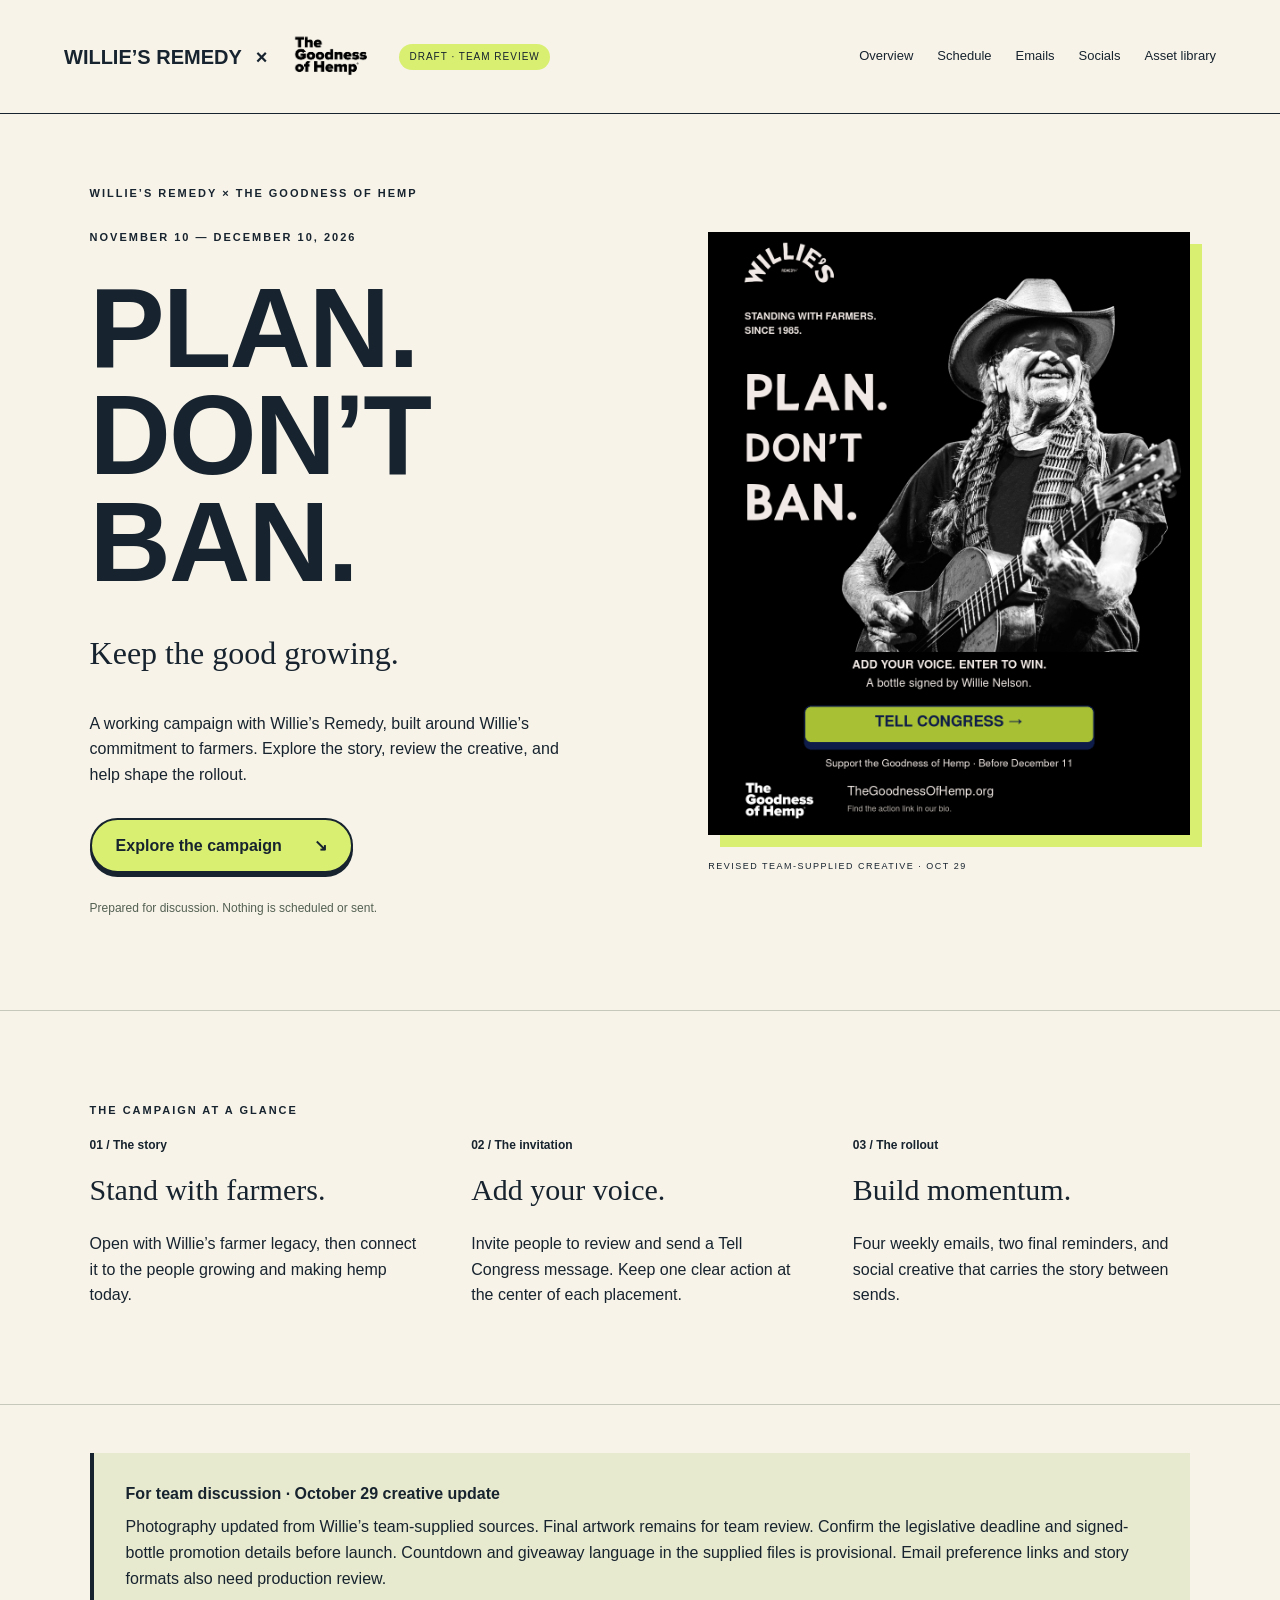
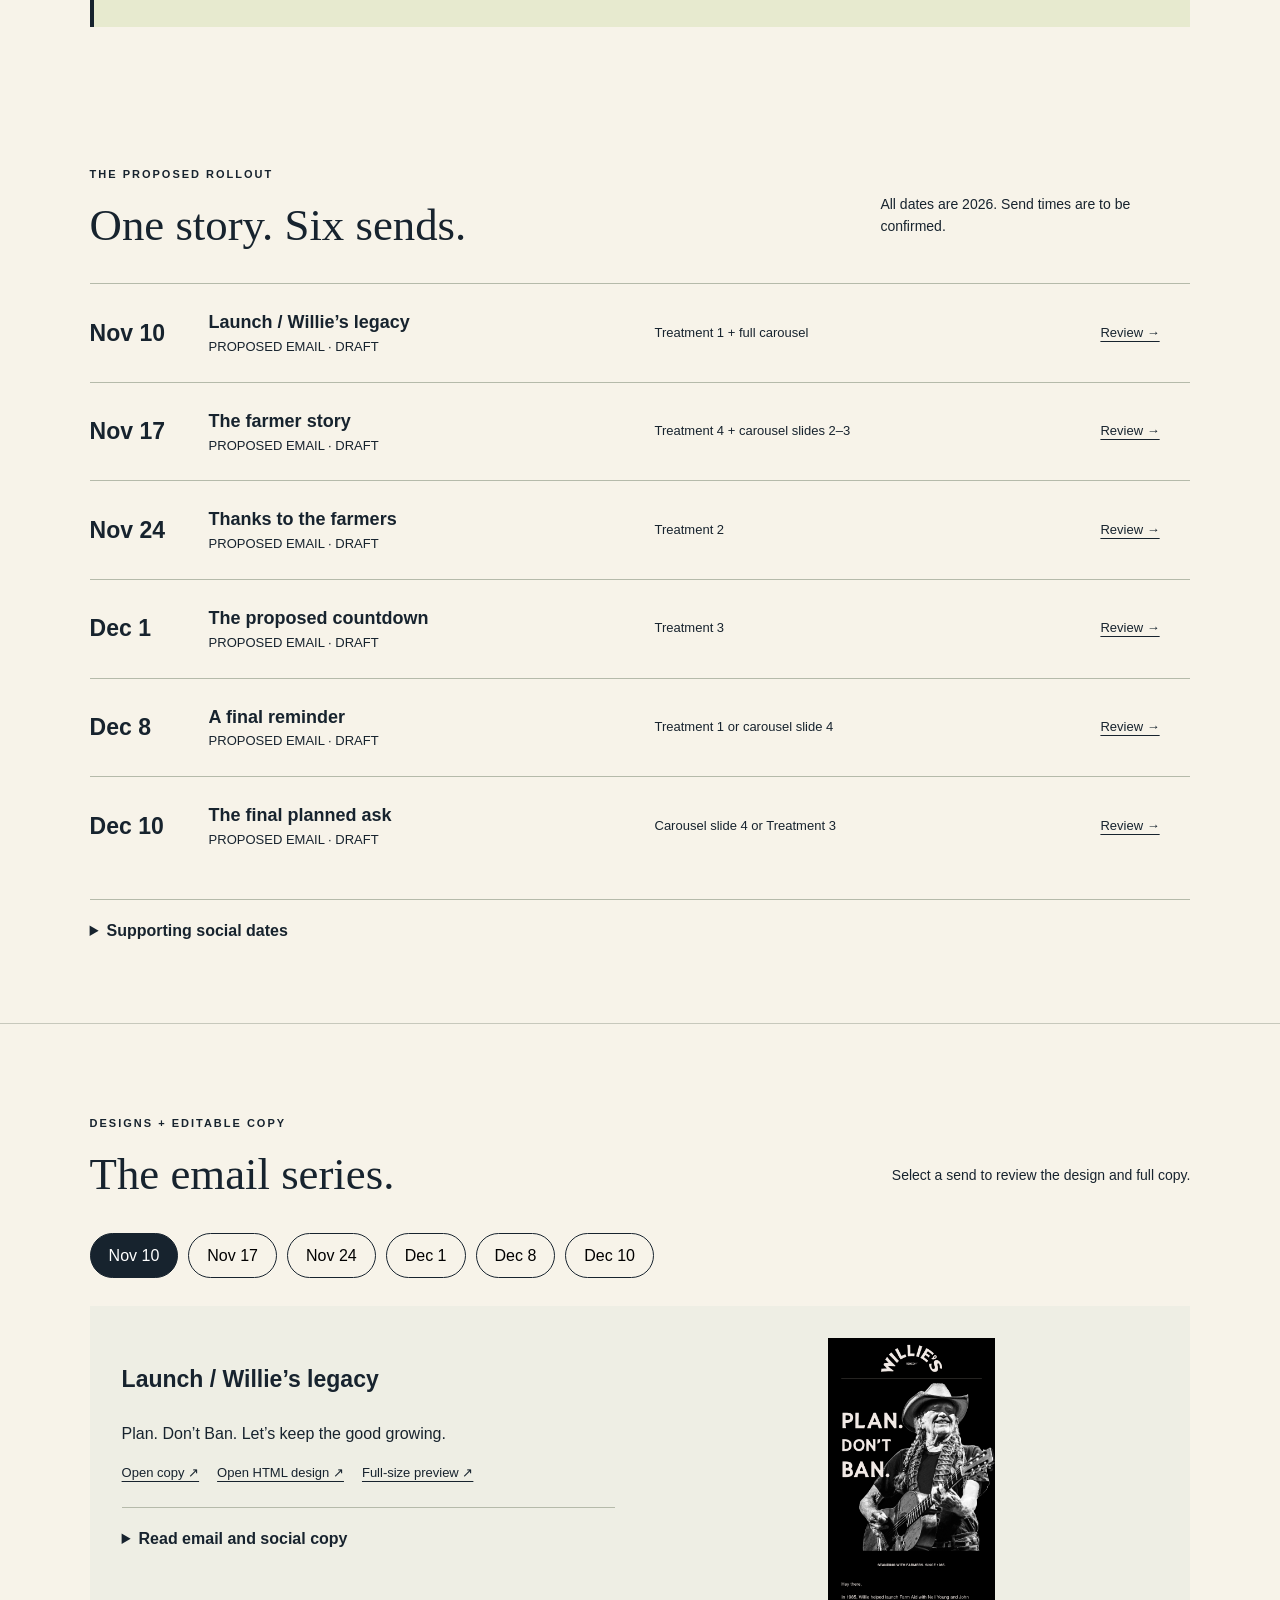
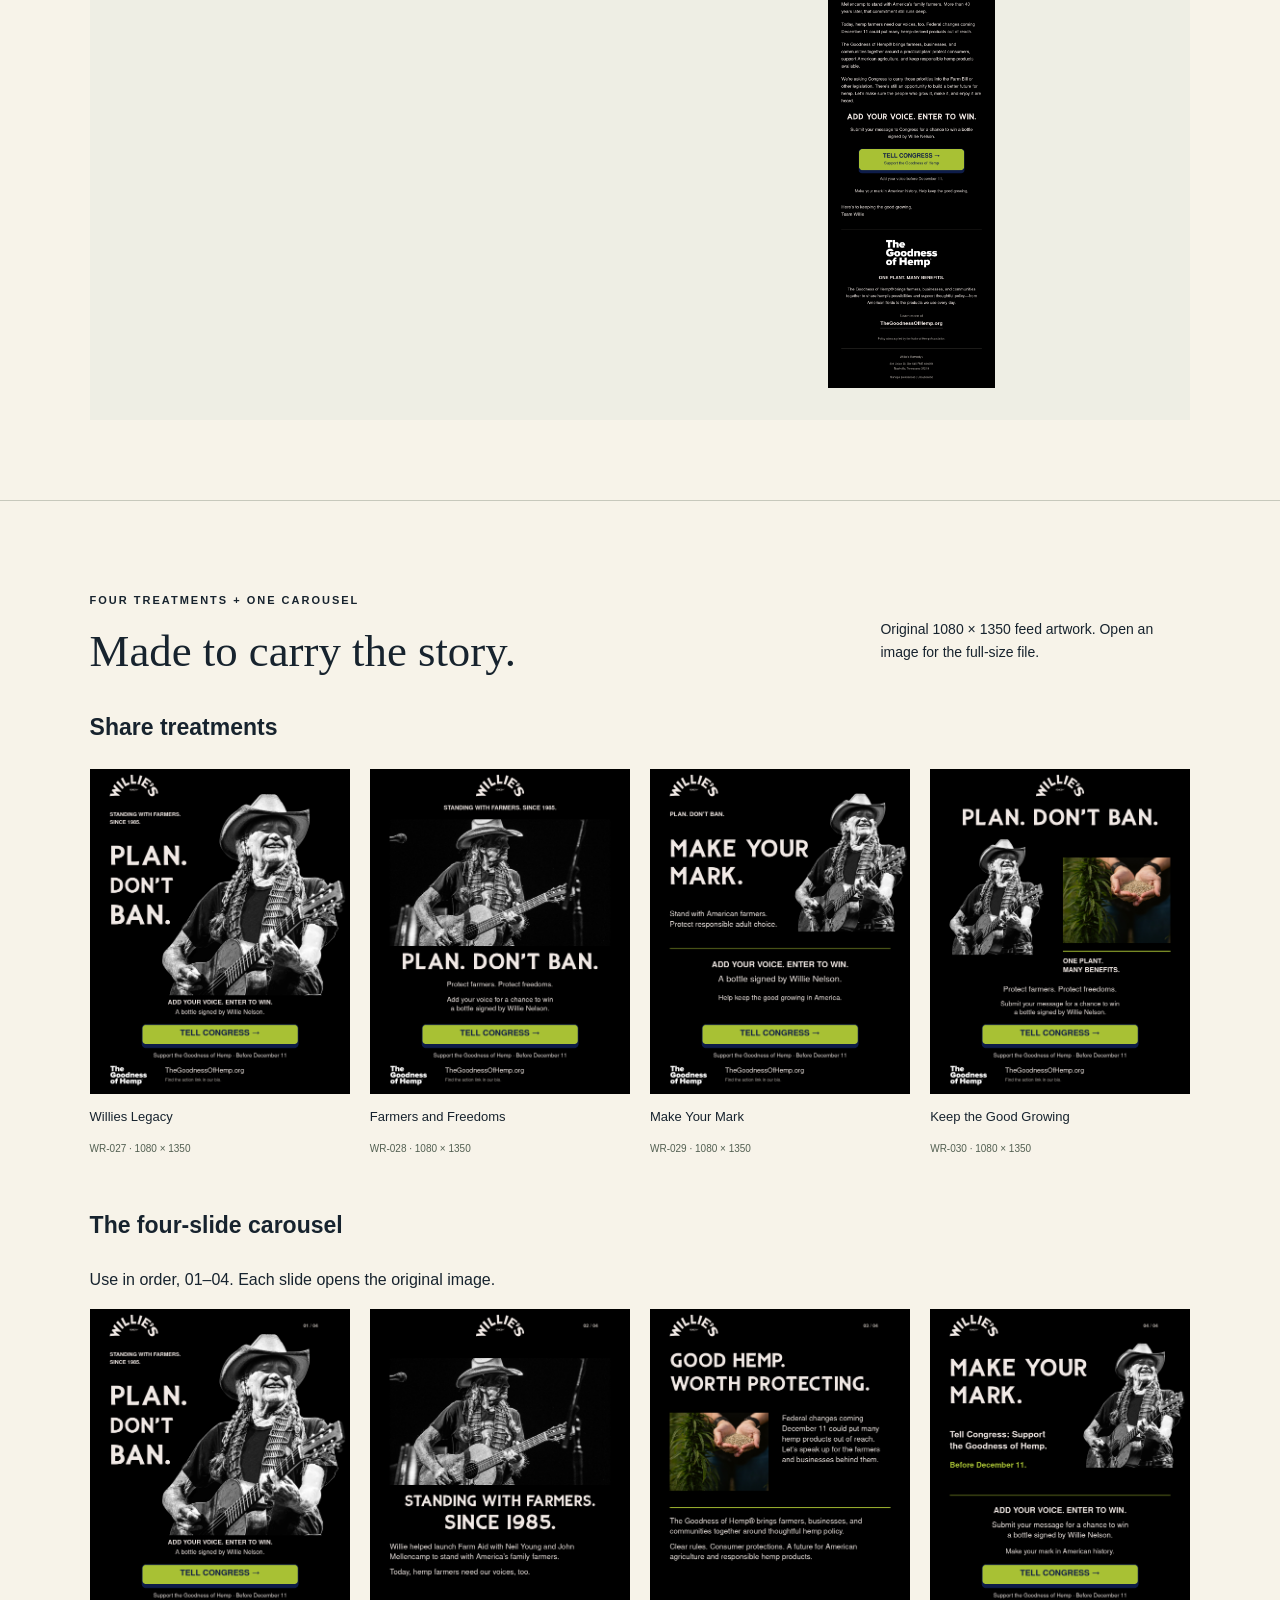
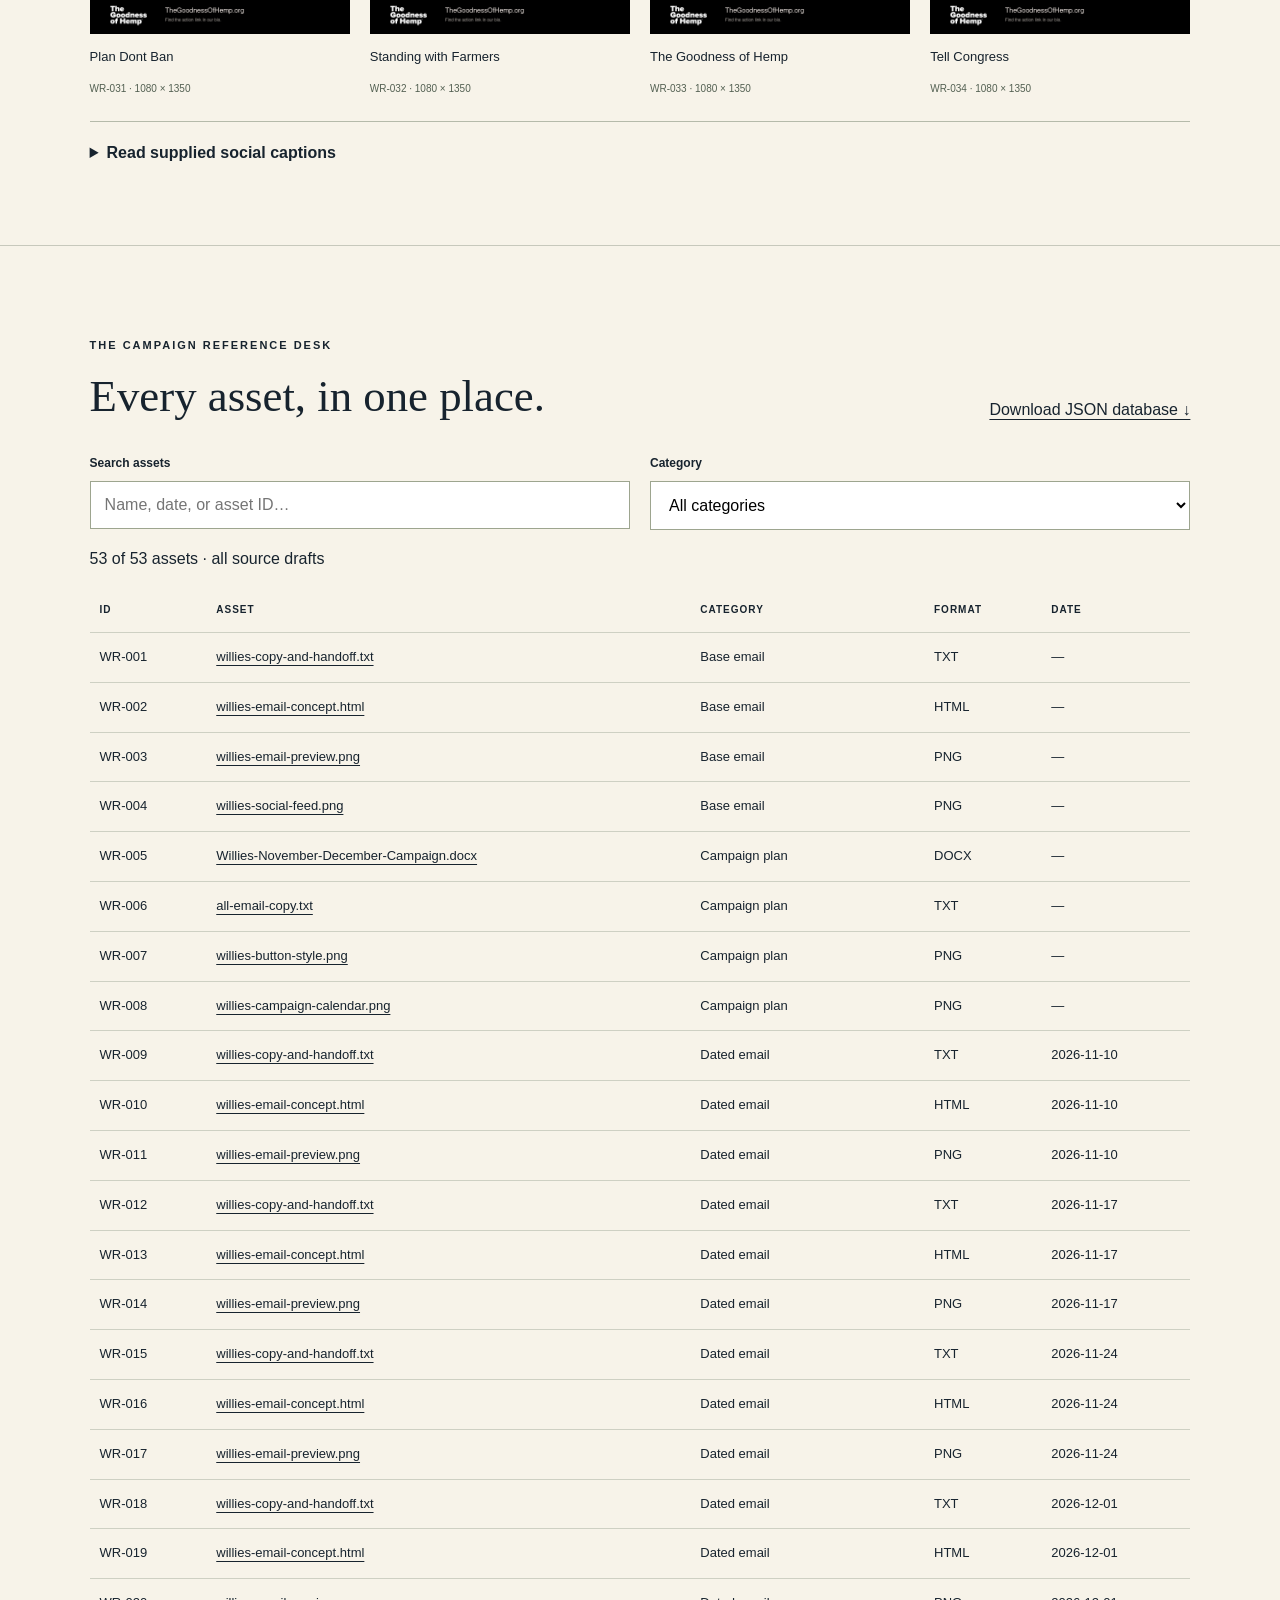
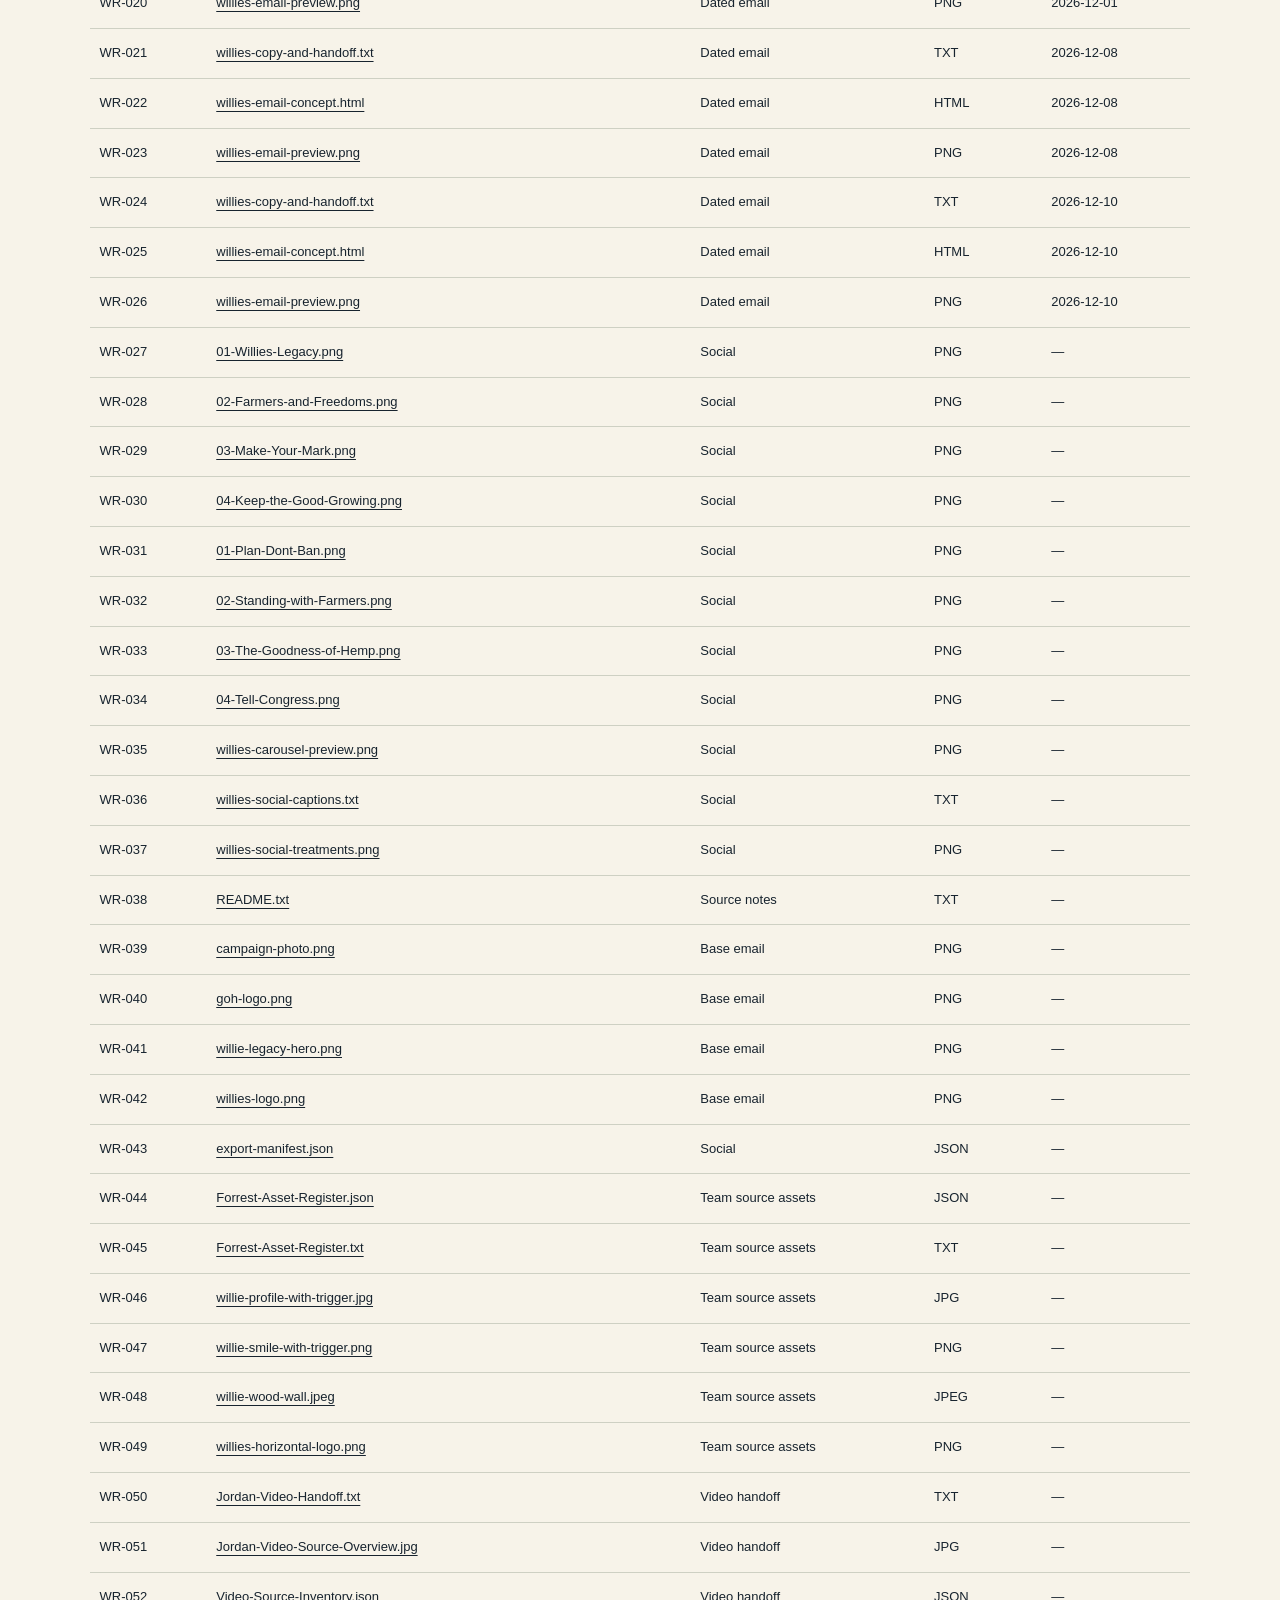
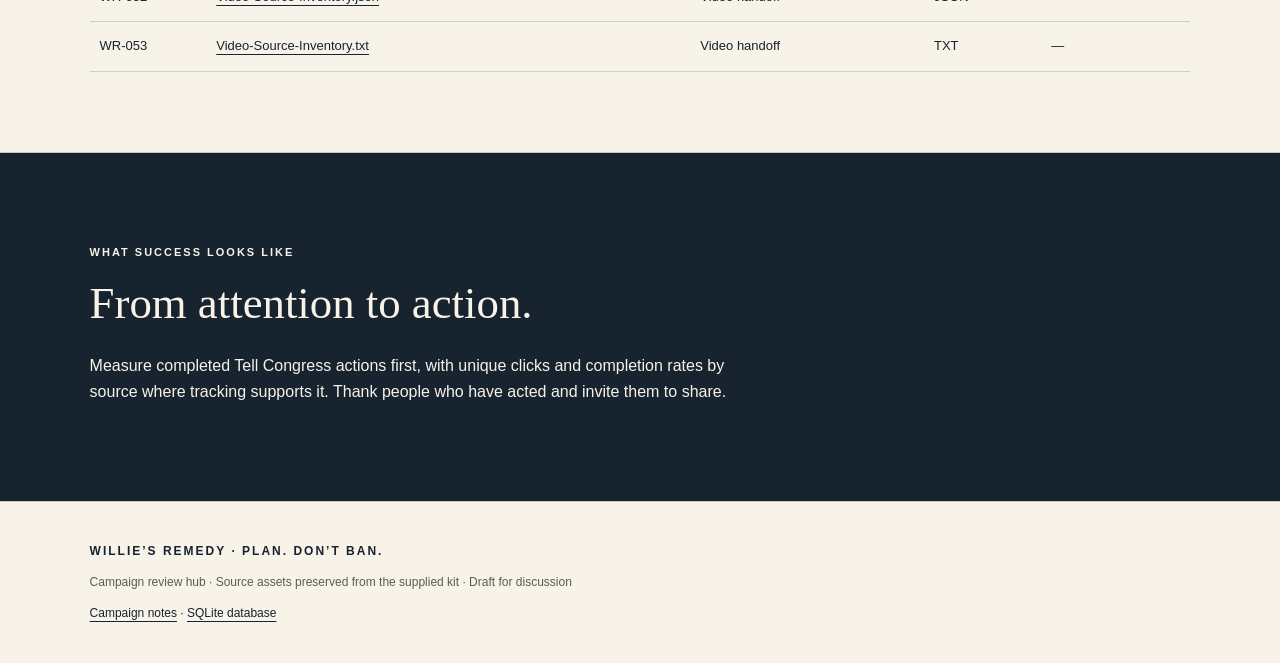
<file: index.html>
<!doctype html>
<html lang="en"><head><meta charset="utf-8"><meta name="viewport" content="width=device-width,initial-scale=1"><title>Willie’s Remedy · Plan. Don’t Ban. | Campaign Review</title><meta name="description" content="Team review hub for Willie’s Remedy Plan. Don’t Ban. campaign: schedule, emails, social creative, and asset library.">
<link rel="canonical" href="https://tangent-west.github.io/GOH_willies/">
<meta property="og:type" content="website">
<meta property="og:url" content="https://tangent-west.github.io/GOH_willies/">
<meta property="og:site_name" content="Willie’s Remedy × The Goodness of Hemp">
<meta property="og:title" content="Willie’s Remedy · Plan. Don’t Ban.">
<meta property="og:description" content="Keep the good growing. Explore the proposed campaign schedule, emails, and social creative.">
<meta property="og:image" content="https://tangent-west.github.io/GOH_willies/assets/04-Social/01-Share-treatments/01-Willies-Legacy.png?v=20261029">
<meta property="og:image:secure_url" content="https://tangent-west.github.io/GOH_willies/assets/04-Social/01-Share-treatments/01-Willies-Legacy.png?v=20261029">
<meta property="og:image:type" content="image/png">
<meta property="og:image:width" content="1080">
<meta property="og:image:height" content="1350">
<meta property="og:image:alt" content="Willie Nelson with his guitar. Plan. Don’t Ban. Standing with farmers since 1985.">
<meta name="twitter:card" content="summary_large_image">
<meta name="twitter:title" content="Willie’s Remedy · Plan. Don’t Ban.">
<meta name="twitter:description" content="Keep the good growing. Explore the campaign schedule, emails, and social creative.">
<meta name="twitter:image" content="https://tangent-west.github.io/GOH_willies/assets/04-Social/01-Share-treatments/01-Willies-Legacy.png?v=20261029">
<meta name="twitter:image:alt" content="Willie Nelson with his guitar. Plan. Don’t Ban. Standing with farmers since 1985.">
<link rel="stylesheet" href="review.css?v=20261029"></head><body>
<header><a class="brand" href="#overview"><span class="remedy-name">WILLIE’S REMEDY</span><span class="brand-times" aria-hidden="true">×</span><img class="goh-logo" src="site-assets/goh-logo-transparent.png" alt="The Goodness of Hemp"></a><span class="status">DRAFT · TEAM REVIEW</span><nav aria-label="Campaign navigation"><a href="#overview">Overview</a><a href="#schedule">Schedule</a><a href="#emails">Emails</a><a href="#social">Socials</a><a href="#library">Asset library</a></nav></header>
<main><section id="overview" class="hero"><div><p class="eyebrow partner-line">WILLIE’S REMEDY × THE GOODNESS OF HEMP</p><p class="eyebrow">NOVEMBER 10 — DECEMBER 10, 2026</p><h1>PLAN.<br>DON’T BAN.</h1><p class="intro">Keep the good growing.</p><p>A working campaign with Willie’s Remedy, built around Willie’s commitment to farmers. Explore the story, review the creative, and help shape the rollout.</p><a class="button" href="#schedule">Explore the campaign <span>↘</span></a><p class="small">Prepared for discussion. Nothing is scheduled or sent.</p></div><figure><img src="assets/04-Social/01-Share-treatments/01-Willies-Legacy.png?v=20261029" alt="Willie’s legacy campaign artwork" fetchpriority="high"><figcaption>REVISED TEAM-SUPPLIED CREATIVE · OCT 29</figcaption></figure></section>
<section class="direction"><p class="eyebrow">THE CAMPAIGN AT A GLANCE</p><div class="three"><article><b>01 / The story</b><h2>Stand with farmers.</h2><p>Open with Willie’s farmer legacy, then connect it to the people growing and making hemp today.</p></article><article><b>02 / The invitation</b><h2>Add your voice.</h2><p>Invite people to review and send a Tell Congress message. Keep one clear action at the center of each placement.</p></article><article><b>03 / The rollout</b><h2>Build momentum.</h2><p>Four weekly emails, two final reminders, and social creative that carries the story between sends.</p></article></div></section>
<aside class="reviewnote"><strong>For team discussion · October 29 creative update</strong><p>Photography updated from Willie’s team-supplied sources. Final artwork remains for team review. Confirm the legislative deadline and signed-bottle promotion details before launch. Countdown and giveaway language in the supplied files is provisional. Email preference links and story formats also need production review.</p></aside>
<section id="schedule"><div class="sectionhead"><div><p class="eyebrow">THE PROPOSED ROLLOUT</p><h2>One story. Six sends.</h2></div><p>All dates are 2026. Send times are to be confirmed.</p></div><div class="schedule" id="scheduleRows"></div><details><summary>Supporting social dates</summary><p>Nov 12: full carousel · Nov 19: farmer story · Nov 26: community thanks · Dec 3: carousel reshare · Dec 9: story reminder. Adapt supplied feed artwork for stories before posting.</p></details></section>
<section id="emails"><div class="sectionhead"><div><p class="eyebrow">DESIGNS + EDITABLE COPY</p><h2>The email series.</h2></div><p>Select a send to review the design and full copy.</p></div><div id="emailTabs" class="tabs" role="group" aria-label="Choose an email"></div><div class="emailreview"><div><h3 id="emailTitle"></h3><p id="emailSubject"></p><div id="emailLinks" class="links"></div><details><summary>Read email and social copy</summary><pre id="emailCopy"></pre></details></div><a id="emailImageLink" target="_blank" rel="noopener"><img id="emailImage" alt="Selected campaign email design" loading="lazy"></a></div></section>
<section id="social"><div class="sectionhead"><div><p class="eyebrow">FOUR TREATMENTS + ONE CAROUSEL</p><h2>Made to carry the story.</h2></div><p>Original 1080 × 1350 feed artwork. Open an image for the full-size file.</p></div><h3>Share treatments</h3><div id="socialGrid" class="grid"></div><h3 class="subhead">The four-slide carousel</h3><p>Use in order, 01–04. Each slide opens the original image.</p><div id="carouselGrid" class="grid"></div><details><summary>Read supplied social captions</summary><pre id="socialCopy"></pre></details></section>
<section id="library"><div class="sectionhead"><div><p class="eyebrow">THE CAMPAIGN REFERENCE DESK</p><h2>Every asset, in one place.</h2></div><a href="asset-catalog.json" download>Download JSON database ↓</a></div><div class="filters"><label>Search assets<input id="search" type="search" placeholder="Name, date, or asset ID…"></label><label>Category<select id="category"><option value="">All categories</option><option>Base email</option><option>Campaign plan</option><option>Dated email</option><option>Social</option><option>Source notes</option><option>Team source assets</option><option>Video handoff</option></select></label></div><p id="count" aria-live="polite"></p><div class="tablewrap"><table><thead><tr><th>ID</th><th>Asset</th><th>Category</th><th>Format</th><th>Date</th></tr></thead><tbody id="assetRows"></tbody></table></div></section>
<section class="closing"><p class="eyebrow">WHAT SUCCESS LOOKS LIKE</p><h2>From attention to action.</h2><p>Measure completed Tell Congress actions first, with unique clicks and completion rates by source where tracking supports it. Thank people who have acted and invite them to share.</p></section></main><footer><b>WILLIE’S REMEDY · PLAN. DON’T BAN.</b><p>Campaign review hub · Source assets preserved from the supplied kit · Draft for discussion</p><a href="README.md">Campaign notes</a> · <a href="asset-catalog.sqlite" download>SQLite database</a></footer><script src="review-data.js?v=20261029"></script><script src="review.js?v=20261029"></script></body></html>
</file>
<file: review.css>
*{box-sizing:border-box}html{scroll-behavior:smooth;scroll-padding-top:150px}body{margin:0;background:#f7f3e9;color:#17232e;font:16px/1.6 Arial,sans-serif}a{color:inherit;text-underline-offset:4px}a:focus-visible,button:focus-visible,input:focus-visible,select:focus-visible,summary:focus-visible{outline:3px solid #587700;outline-offset:5px}header{position:sticky;top:0;z-index:10;background:#f7f3e9f5;border-bottom:1px solid #17232e;padding:20px 5%;display:flex;align-items:center;gap:22px;flex-wrap:wrap}.brand{font-weight:900;font-size:23px;text-decoration:none}.brand span{font-size:10px;letter-spacing:1px;margin-left:12px}.status{font-size:10px;letter-spacing:1px;background:#d8ef72;padding:5px 10px;border-radius:30px}nav{display:flex;gap:24px;margin-left:auto}nav a{font-size:13px;text-decoration:none}nav a:hover{text-decoration:underline}main{max-width:1440px;margin:auto}section{padding:80px 7%;border-bottom:1px solid #c7c8bc}.hero{display:grid;grid-template-columns:1.1fr 1fr;gap:8%;align-items:center;padding-top:60px}.eyebrow{font-size:11px;font-weight:700;letter-spacing:2px}h1{font-family:Impact,'Arial Black',sans-serif;font-size:clamp(64px,8.8vw,128px);line-height:.95;letter-spacing:-2px;margin:28px 0}h2{font-family:Georgia,serif;font-size:clamp(28px,3.5vw,46px);line-height:1.15;font-weight:400;margin:16px 0 24px}h3{font-size:23px}.hero p{max-width:470px}.intro{font-family:Georgia,serif;font-size:32px}.button{display:inline-flex;background:#d8ef72;border:2px solid #17232e;border-radius:28px;box-shadow:0 4px 0 #17232e;padding:13px 24px;font-weight:bold;text-decoration:none;gap:32px;margin:14px 0}.button:hover{transform:translateY(-2px)}figure{margin:0}figure img{width:100%;display:block;box-shadow:12px 12px 0 #d8ef72}figcaption{font-size:9px;letter-spacing:1.5px;margin-top:24px}.small{font-size:12px;color:#536052;display:block}.three{display:grid;grid-template-columns:repeat(3,1fr);gap:44px}.three b{font-size:12px}.three h2{font-size:30px}.reviewnote{margin:48px 7%;padding:28px 32px;background:#e7eacf;border-left:4px solid #17232e}.reviewnote p{margin:8px 0}.sectionhead{display:flex;justify-content:space-between;align-items:end;gap:30px;margin-bottom:32px}.sectionhead>p{max-width:310px;font-size:14px}.sectionhead h2{margin-bottom:0}.schedule article{display:grid;grid-template-columns:95px 1fr 1fr 90px;gap:24px;align-items:center;padding:24px 0;border-top:1px solid #b5baaa}.schedule strong{font-size:23px}.schedule h3{margin:0;font-size:18px}.schedule p{font-size:13px;margin:0}.schedule a{font-size:13px}details{margin-top:24px;border-top:1px solid #b5baaa;padding-top:18px}summary{font-weight:bold;cursor:pointer}.tabs{display:flex;gap:10px;flex-wrap:wrap;margin-bottom:28px}button{font:inherit;cursor:pointer;background:transparent;border:1px solid #17232e;border-radius:30px;padding:9px 18px}button[aria-pressed=true]{background:#17232e;color:#fff}.emailreview{display:grid;grid-template-columns:1fr 1fr;gap:50px;background:#eeeee4;padding:32px}.emailreview img{display:block;width:100%;max-height:650px;object-fit:contain;object-position:top}.links{display:flex;flex-wrap:wrap;gap:18px;font-size:13px}pre{white-space:pre-wrap;font:14px/1.7 Arial,sans-serif;max-height:550px;overflow:auto}.grid{display:grid;grid-template-columns:repeat(4,1fr);gap:20px}.grid img{display:block;width:100%;transition:transform .2s}.grid a:hover img{transform:translateY(-4px)}.grid p{font-size:13px}.grid .small{font-size:10px}.subhead{margin-top:50px}.filters{display:flex;gap:20px}label{font-size:12px;font-weight:bold;flex:1}input,select{display:block;width:100%;margin-top:8px;padding:14px;border:1px solid #9da58f;border-radius:0;background:#fff;font:16px Arial,sans-serif}table{width:100%;border-collapse:collapse;font-size:13px}th,td{text-align:left;border-bottom:1px solid #ced0c3;padding:14px 10px}th{font-size:10px;text-transform:uppercase;letter-spacing:1px}.tablewrap{overflow:auto}.closing{background:#17232e;color:#f7f3e9}.closing p{max-width:650px}.closing .button{color:#17232e}footer{padding:40px 7%;font-size:12px}footer b{letter-spacing:2px}footer p{color:#536052}@media(max-width:800px){header{padding:15px 5%;gap:12px}nav{width:100%;gap:20px;overflow:auto}.brand span{display:none}section{padding:50px 6%}.hero{grid-template-columns:1fr;gap:40px}.hero figure{max-width:450px}.three{grid-template-columns:1fr;gap:20px}.sectionhead{display:block}.schedule article{grid-template-columns:75px 1fr}.schedule article p{grid-column:2}.schedule article a{grid-column:2}.emailreview{grid-template-columns:1fr;padding:20px;gap:25px}.grid{grid-template-columns:repeat(2,1fr)}.filters{flex-direction:column}.reviewnote{margin:30px 6%}h1{font-size:86px}}@media(prefers-reduced-motion:reduce){html{scroll-behavior:auto}*{transition:none!important}}
.brand{display:flex;align-items:center;gap:14px}.brand .remedy-name{font-size:20px;letter-spacing:0;margin:0;white-space:nowrap}.brand .brand-times{font-size:20px;margin:0}.goh-logo{display:block;width:95px;height:auto;mix-blend-mode:multiply}.partner-line{margin-bottom:26px}@media(max-width:800px){.brand .remedy-name{display:block;font-size:17px}.brand .brand-times{display:block;font-size:17px}.goh-logo{width:72px}.brand{gap:10px}.status{font-size:9px}}

.goh-logo{filter:brightness(0);mix-blend-mode:normal}
</file>
